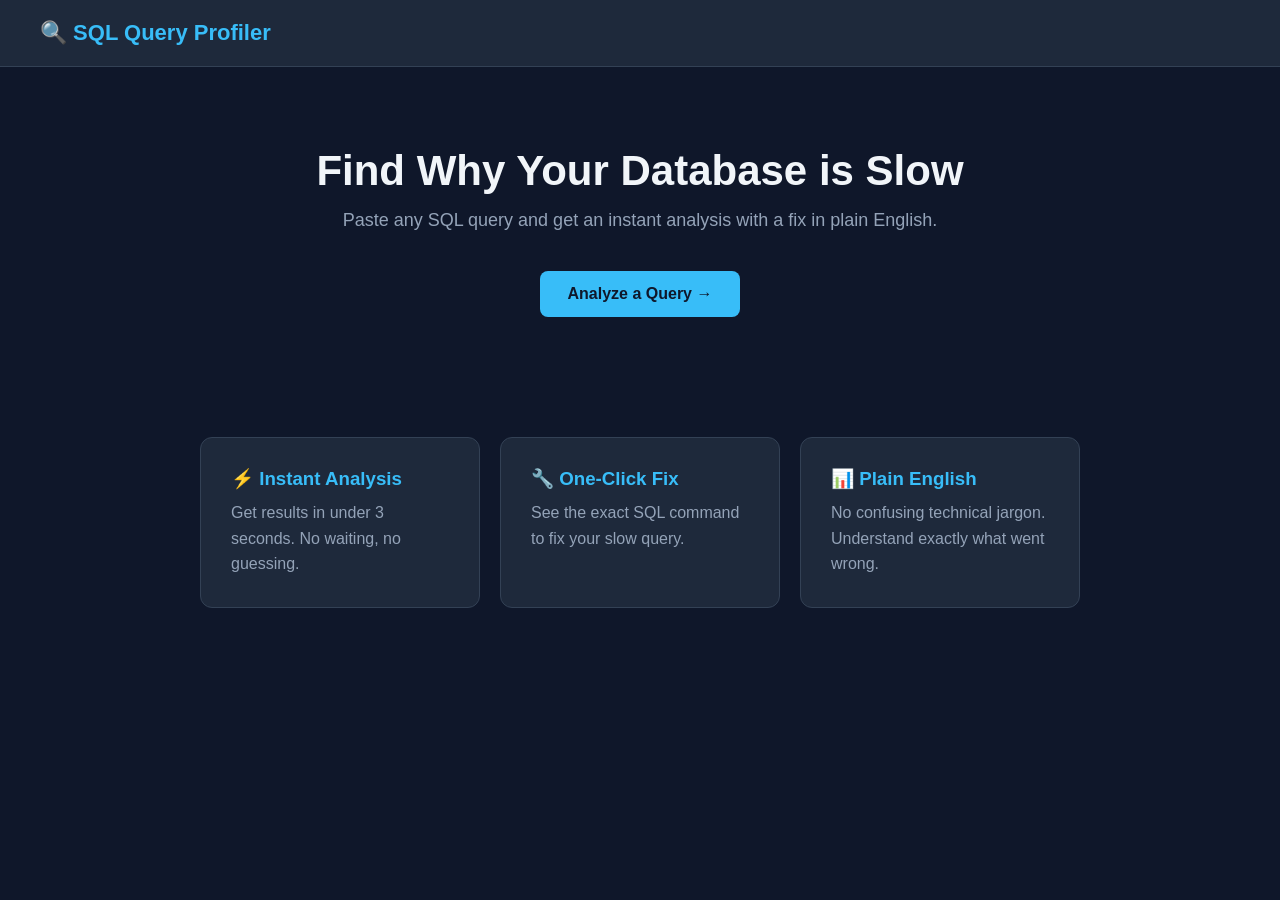
<file: src/main/resources/static/index.html>
<!DOCTYPE html>
<html lang="en">
<head>
    <meta charset="UTF-8">
    <title>SQL Query Profiler</title>
    <link rel="stylesheet" href="style.css">
</head>
<body>

    <nav>
        <h1>🔍 SQL Query Profiler</h1>
    </nav>

    <div class="hero">
        <h2>Find Why Your Database is Slow</h2>
        <p>Paste any SQL query and get an instant analysis with a fix in plain English.</p>
        <a href="analyze.html" class="btn">Analyze a Query →</a>
    </div>

    <div class="features">
        <div class="card">
            <h3>⚡ Instant Analysis</h3>
            <p>Get results in under 3 seconds. No waiting, no guessing.</p>
        </div>
        <div class="card">
            <h3>🔧 One-Click Fix</h3>
            <p>See the exact SQL command to fix your slow query.</p>
        </div>
        <div class="card">
            <h3>📊 Plain English</h3>
            <p>No confusing technical jargon. Understand exactly what went wrong.</p>
        </div>
    </div>

</body>
</html>
</file>
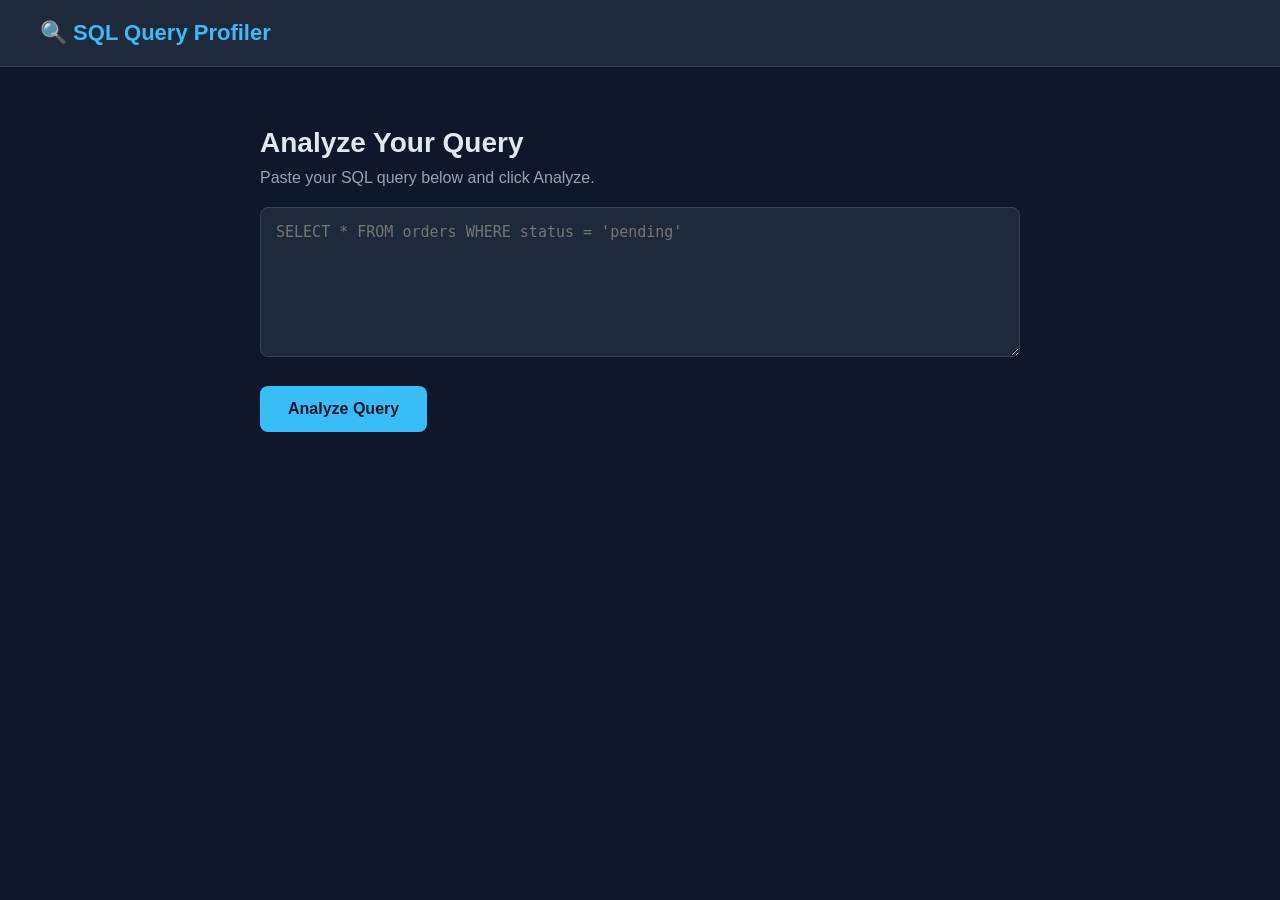
<file: src/main/resources/static/analyze.html>
<!DOCTYPE html>
<html lang="en">
<head>
    <meta charset="UTF-8">
    <title>Analyze Query - SQL Query Profiler</title>
    <link rel="stylesheet" href="style.css">
</head>
<body>

    <nav>
        <h1><a href="index.html">🔍 SQL Query Profiler</a></h1>
    </nav>

    <div class="container">
        <h2>Analyze Your Query</h2>
        <p>Paste your SQL query below and click Analyze.</p>

        <textarea id="queryInput" placeholder="SELECT * FROM orders WHERE status = 'pending'"></textarea>

        <button class="btn" onclick="analyzeQuery()">Analyze Query</button>

        <div id="loading" style="display:none;">
            <p>Analyzing your query...</p>
        </div>

        <div id="report" style="display:none;">

            <div id="severityBanner"></div>

            <div class="report-section">
                <h3>Execution Time</h3>
                <p id="execTime"></p>
            </div>

            <div class="report-section">
                <h3>Rows Scanned</h3>
                <p id="rowsScanned"></p>
            </div>

            <div class="report-section">
                <h3>Why Is It Slow?</h3>
                <p id="problem"></p>
            </div>

            <div class="report-section">
                <h3>The Fix</h3>
                <p id="fix"></p>
                <div id="fixSQLBox" class="code-box"></div>
            </div>

            <button class="btn btn-green" onclick="copyFix()">Copy Fix SQL</button>

        </div>
    </div>

    <script src="app.js"></script>

</body>
</html>
</file>
<file: src/main/resources/static/style.css>
* {
    margin: 0;
    padding: 0;
    box-sizing: border-box;
    font-family: 'Segoe UI', sans-serif;
}

body {
    background: #0f172a;
    color: #e2e8f0;
    min-height: 100vh;
}

nav {
    background: #1e293b;
    padding: 20px 40px;
    border-bottom: 1px solid #334155;
}

nav h1 {
    font-size: 22px;
    color: #38bdf8;
}

nav h1 a {
    color: #38bdf8;
    text-decoration: none;
}

.hero {
    text-align: center;
    padding: 80px 20px;
}

.hero h2 {
    font-size: 42px;
    margin-bottom: 15px;
    color: #f1f5f9;
}

.hero p {
    font-size: 18px;
    color: #94a3b8;
    margin-bottom: 30px;
}

.features {
    display: flex;
    justify-content: center;
    gap: 20px;
    padding: 40px;
    flex-wrap: wrap;
}

.card {
    background: #1e293b;
    border: 1px solid #334155;
    border-radius: 12px;
    padding: 30px;
    width: 280px;
}

.card h3 {
    margin-bottom: 10px;
    color: #38bdf8;
}

.card p {
    color: #94a3b8;
    line-height: 1.6;
}

.btn {
    background: #38bdf8;
    color: #0f172a;
    border: none;
    padding: 14px 28px;
    border-radius: 8px;
    font-size: 16px;
    font-weight: bold;
    cursor: pointer;
    text-decoration: none;
    display: inline-block;
    margin-top: 10px;
}

.btn:hover {
    background: #7dd3fc;
}

.btn-green {
    background: #22c55e;
    color: white;
}

.container {
    max-width: 800px;
    margin: 60px auto;
    padding: 0 20px;
}

.container h2 {
    font-size: 28px;
    margin-bottom: 10px;
}

.container p {
    color: #94a3b8;
    margin-bottom: 20px;
}

textarea {
    width: 100%;
    height: 150px;
    background: #1e293b;
    border: 1px solid #334155;
    border-radius: 8px;
    color: #e2e8f0;
    font-size: 15px;
    padding: 15px;
    resize: vertical;
    margin-bottom: 15px;
    font-family: monospace;
}

.report-section {
    background: #1e293b;
    border: 1px solid #334155;
    border-radius: 10px;
    padding: 20px;
    margin-top: 20px;
}

.report-section h3 {
    color: #38bdf8;
    margin-bottom: 8px;
}

.code-box {
    background: #0f172a;
    border: 1px solid #334155;
    border-radius: 6px;
    padding: 12px;
    font-family: monospace;
    color: #22c55e;
    margin-top: 10px;
    white-space: pre-wrap;
}

#severityBanner {
    padding: 16px 20px;
    border-radius: 10px;
    font-size: 18px;
    font-weight: bold;
    margin-top: 20px;
    text-align: center;
}

.red-banner {
    background: #450a0a;
    border: 1px solid #ef4444;
    color: #ef4444;
}

.yellow-banner {
    background: #422006;
    border: 1px solid #f59e0b;
    color: #f59e0b;
}

.green-banner {
    background: #052e16;
    border: 1px solid #22c55e;
    color: #22c55e;
}
</file>
